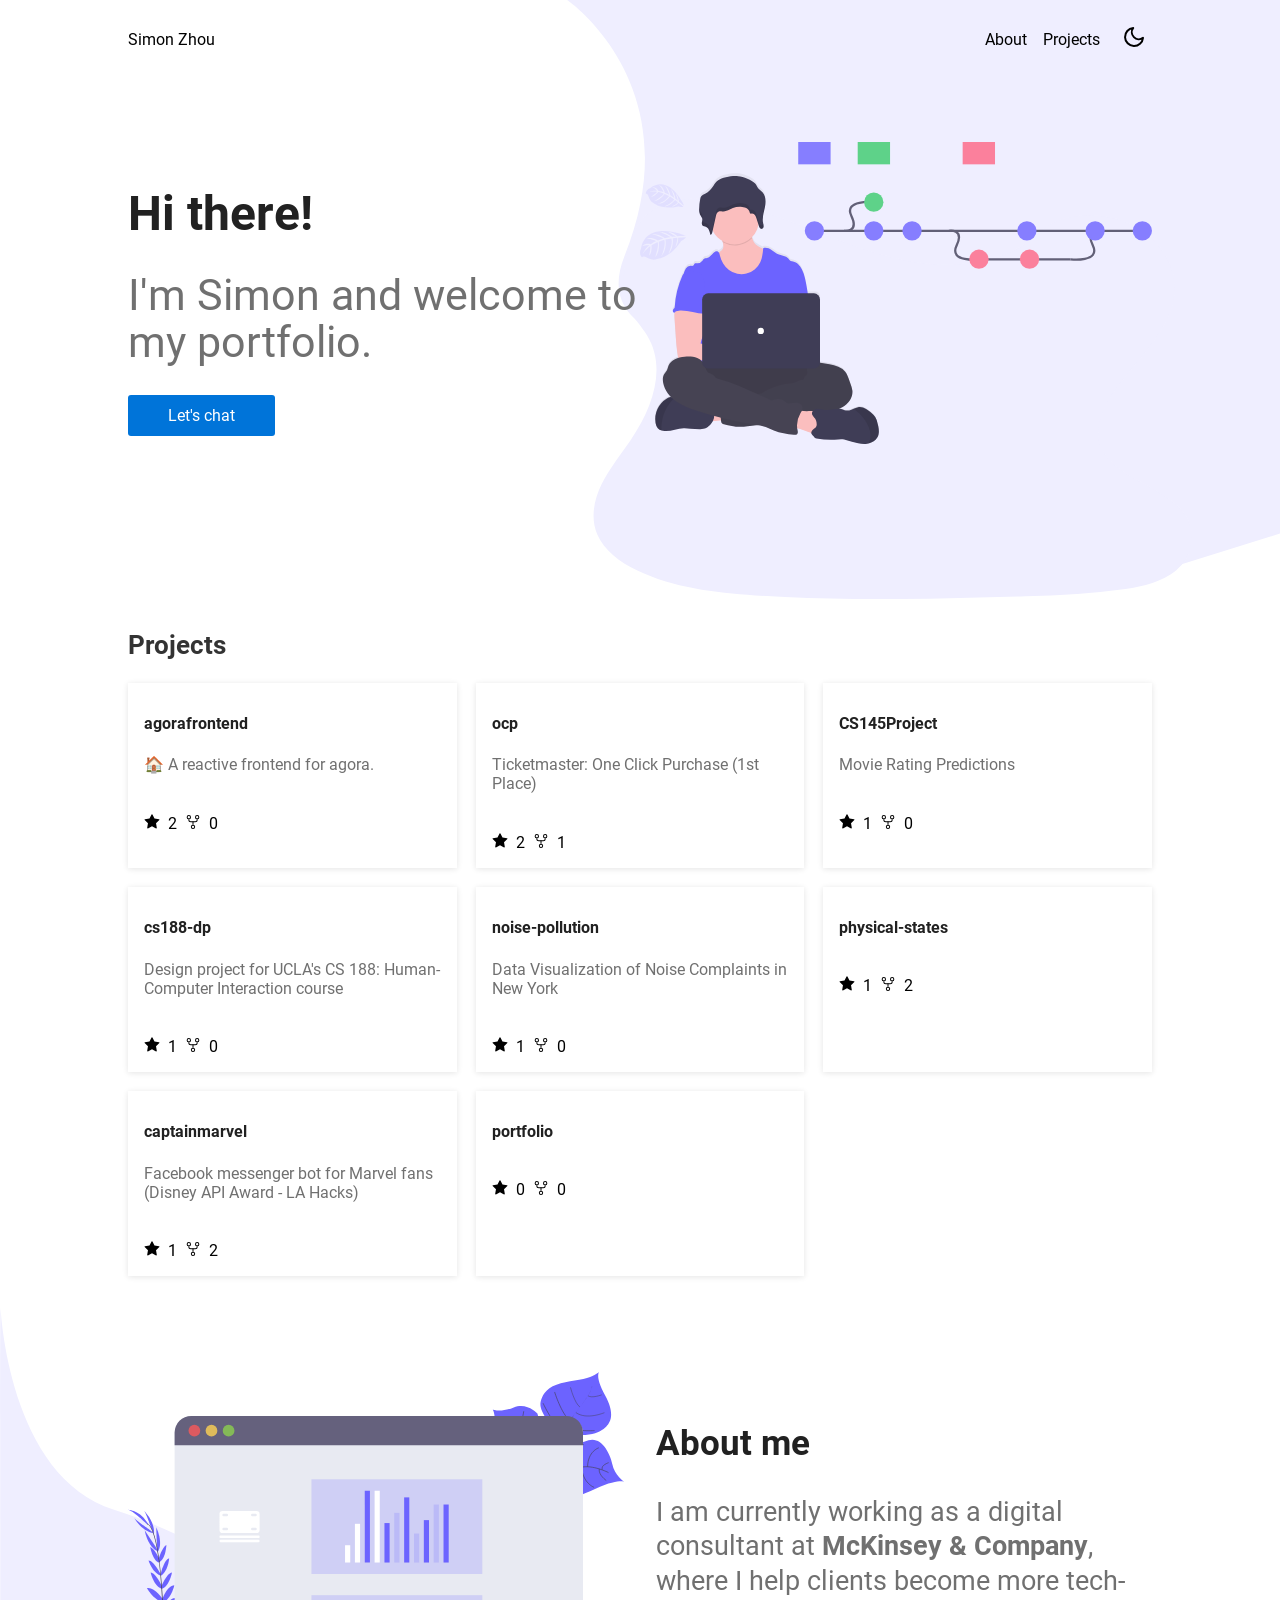
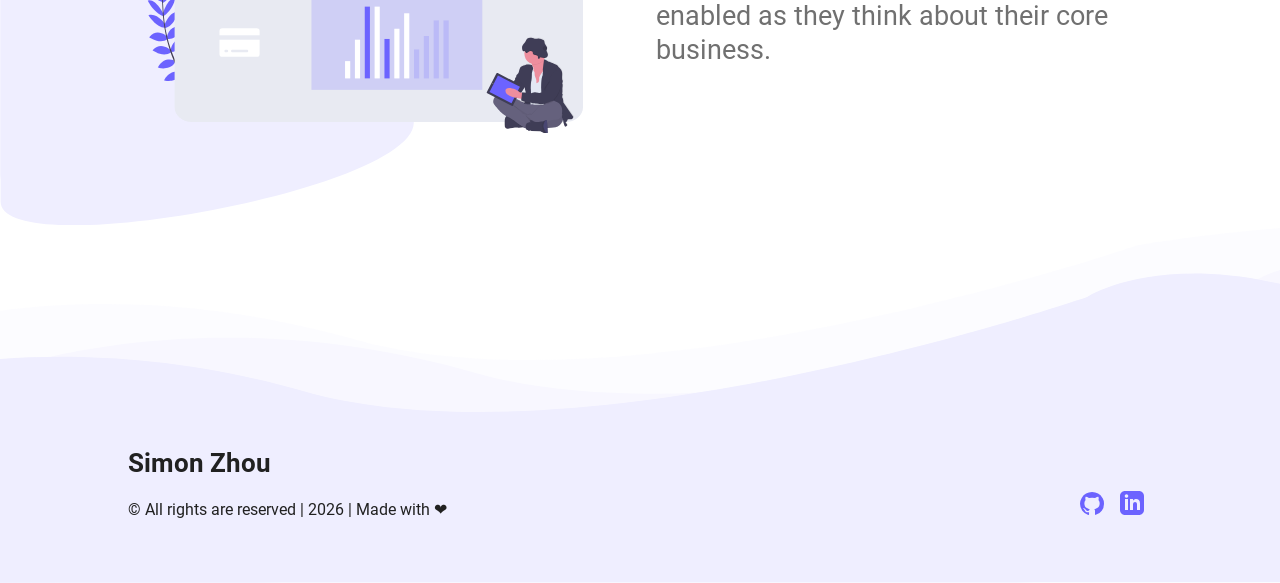
<file: index.html>
<!DOCTYPE html><html lang="en" dir="ltr"><head><meta charSet="utf-8"/><meta http-equiv="x-ua-compatible" content="ie=edge"/><meta name="viewport" content="width=device-width, initial-scale=1, shrink-to-fit=no"/><style data-href="/styles.dcca126f52f4e240eeee.css">@font-face{font-family:Roboto;font-style:normal;font-display:fallback;font-weight:400;src:url(/static/roboto-v18-latin-regular-68889c246da2739681c1065d15a1ab0b.eot);src:local("Roboto"),local("Roboto-Regular"),url(/static/roboto-v18-latin-regular-68889c246da2739681c1065d15a1ab0b.eot?#iefix) format("embedded-opentype"),url(/static/roboto-v18-latin-regular-5d4aeb4e5f5ef754e307d7ffaef688bd.woff2) format("woff2"),url(/static/roboto-v18-latin-regular-bafb105baeb22d965c70fe52ba6b49d9.woff) format("woff"),url(/static/roboto-v18-latin-regular-372d0cc3288fe8e97df49742baefce90.ttf) format("truetype"),url(/static/roboto-v18-latin-regular-8681f434273fd6a267b1a16a035c5f79.svg#Roboto) format("svg")}@font-face{font-family:Roboto;font-style:normal;font-display:fallback;font-weight:700;src:url(/static/roboto-v18-latin-700-376e0950b361fbd3b09508031f498de5.eot);src:local("Roboto Bold"),local("Roboto-Bold"),url(/static/roboto-v18-latin-700-376e0950b361fbd3b09508031f498de5.eot?#iefix) format("embedded-opentype"),url(/static/roboto-v18-latin-700-037d830416495def72b7881024c14b7b.woff2) format("woff2"),url(/static/roboto-v18-latin-700-cf6613d1adf490972c557a8e318e0868.woff) format("woff"),url(/static/roboto-v18-latin-700-cae5027f600d2a0d88ac309655618e31.ttf) format("truetype"),url(/static/roboto-v18-latin-700-57888be7f3e68a7050452ea3157cf4de.svg#Roboto) format("svg")}</style><meta name="generator" content="Gatsby 2.20.22"/><title data-react-helmet="true">Simon Zhou</title><meta data-react-helmet="true" name="description" content="I am Simon."/><meta data-react-helmet="true" name="image" content="/static/thumbnail-16a70559ab07712f83d3ce412dfbb5a6.png"/><meta data-react-helmet="true" property="og:url" content="undefined/?ref=smakosh.com"/><meta data-react-helmet="true" property="og:type" content="website"/><meta data-react-helmet="true" property="og:title" content="Simon Zhou"/><meta data-react-helmet="true" property="og:description" content="I am Simon."/><meta data-react-helmet="true" property="og:image" content="/static/thumbnail-16a70559ab07712f83d3ce412dfbb5a6.png"/><meta data-react-helmet="true" property="fb:app_id" content=""/><meta data-react-helmet="true" name="twitter:card" content="summary"/><meta data-react-helmet="true" name="twitter:creator"/><meta data-react-helmet="true" name="twitter:site" content=""/><meta data-react-helmet="true" name="twitter:title" content="Simon Zhou"/><meta data-react-helmet="true" name="twitter:description" content="I am Simon."/><meta data-react-helmet="true" name="twitter:image:src" content="/static/thumbnail-16a70559ab07712f83d3ce412dfbb5a6.png"/><script data-react-helmet="true" type="application/ld+json">{ 
		"@context": "http://schema.org",
		"@type": "Organization",
		"legalName": "Simon Zhou",
		"url": "undefined",
		"logo": "https://portfolio.smakosh.com/favicon/favicon-512.png",
		"foundingDate": "2020",
		"founders": [{
			"@type": "Person",
			"name": "Simon Zhou"
		}],
		"contactPoint": [{
			"@type": "ContactPoint",
			"email": "email",
			"telephone": "phone number",
			"contactType": "customer service"
		}],
		"address": {
			"@type": "PostalAddress",
			"addressLocality": "City",
			"addressRegion": "Region",
			"addressCountry": "Country",
			"postalCode": "ZipCode"
		},
		"sameAs": [
			"https://www.linkedin.com/in/zhousimon",
			"https://github.com/simonzhow"
		]
  	}</script><style data-styled="jmBPCm eWfWjF ccuZJa cKiLhL FInOj lmupzb AboHM kuurPa cLIqtP iElqBB cAnsKK jwvRPx gSnplI dLrbvl dYlCnJ hmWDsk jiDdR kNVCPE cvogNR eebNDk ujAjp fdhnxf bNGAgl mYYeZ jhyiXu loGQiq izXtpb doFbIk bXVoSl hOYWmH" data-styled-version="4.4.1">
/* sc-component-id: styles__Wrapper-uoro1q-0 */
.cLIqtP{background:none;border:none;cursor:pointer;-webkit-transition:0.3s all;transition:0.3s all;} .cLIqtP:focus{outline:none;-webkit-transition:0.3s all;transition:0.3s all;} @media (max-width:960px){.cLIqtP{text-align:left;}} .cLIqtP img{margin-bottom:unset;}
/* sc-component-id: styles__Wrapper-j3490k-0 */
.AboHM{-webkit-align-items:center;-webkit-box-align:center;-ms-flex-align:center;align-items:center;display:-webkit-box;display:-webkit-flex;display:-ms-flexbox;display:flex;} .AboHM a{color:#000;-webkit-text-decoration:none;text-decoration:none;} @media (max-width:960px){.AboHM a{color:#000;}} @media (max-width:960px){.AboHM{display:none;}} .AboHM a{margin-right:1rem;} .AboHM a:last-child{margin-right:unset;}.kuurPa{padding:3rem;display:-webkit-box;display:-webkit-flex;display:-ms-flexbox;display:flex;-webkit-flex-direction:column;-ms-flex-direction:column;flex-direction:column;} .kuurPa a{color:#000;-webkit-text-decoration:none;text-decoration:none;} @media (max-width:960px){.kuurPa a{color:#000;}} .kuurPa a{margin-bottom:1rem;} .kuurPa a:last-child{margin-bottom:unset;}
/* sc-component-id: styles__Wrapper-sc-1vtxm3h-0 */
.cKiLhL{padding:1.5rem 0;display:-webkit-box;display:-webkit-flex;display:-ms-flexbox;display:flex;-webkit-align-items:center;-webkit-box-align:center;-ms-flex-align:center;align-items:center;-webkit-box-pack:justify;-webkit-justify-content:space-between;-ms-flex-pack:justify;justify-content:space-between;}
/* sc-component-id: styles__Brand-sc-1vtxm3h-1 */
.lmupzb{color:#000;} @media (max-width:960px){.lmupzb{mix-blend-mode:unset;}}
/* sc-component-id: styles__Wrapper-sc-172wich-0 */
.iElqBB{z-index:5;top:1.6rem;right:1.8rem;display:none;cursor:pointer;-webkit-transition:left 500ms cubic-bezier(0.6,0.05,0.28,0.91);transition:left 500ms cubic-bezier(0.6,0.05,0.28,0.91);position:absolute;} @media (max-width:960px){.iElqBB{display:block;}}
/* sc-component-id: styles__Bar-sc-172wich-1 */
.cAnsKK{width:1.6rem;height:.15rem;margin-bottom:.3rem;background-color:#212121;-webkit-transition:-webkit-transform 500ms cubic-bezier(0.6,0.05,0.28,0.91),opacity 500ms,box-shadow 250ms,background-color 500ms;-webkit-transition:transform 500ms cubic-bezier(0.6,0.05,0.28,0.91),opacity 500ms,box-shadow 250ms,background-color 500ms;transition:transform 500ms cubic-bezier(0.6,0.05,0.28,0.91),opacity 500ms,box-shadow 250ms,background-color 500ms;} @media (max-width:600px){.cAnsKK{width:1.6rem;}}
/* sc-component-id: styles__Wrapper-sc-1rzfhdi-0 */
.jwvRPx{position:fixed;z-index:4;overflow:auto;top:0px;right:-275px;width:0;opacity:0;height:100%;background-color:#fff;-webkit-transition:all 350ms cubic-bezier(0.6,0.05,0.28,0.91);transition:all 350ms cubic-bezier(0.6,0.05,0.28,0.91);}
/* sc-component-id: styles__Wrapper-sc-1gzl4j1-0 */
.eWfWjF{background:transparent;width:100%;}
/* sc-component-id: styles__Overlay-sc-1gzl4j1-1 */
.ccuZJa{position:fixed;background:rgba(0,0,0,0.7);width:100%;height:100%;display:none;-webkit-transition:0.4s;transition:0.4s;}
/* sc-component-id: styles__Wrapper-sc-1qtafnq-0 */
.izXtpb{padding:28rem 0 4rem 0;background-image:url([data-uri]);background-size:cover;background-position:top;background-repeat:no-repeat;} @media (max-width:1960px){.izXtpb{padding:14rem 0 4rem;}}
/* sc-component-id: styles__Flex-sc-1qtafnq-1 */
.doFbIk{display:-webkit-box;display:-webkit-flex;display:-ms-flexbox;display:flex;-webkit-align-items:flex-end;-webkit-box-align:flex-end;-ms-flex-align:flex-end;align-items:flex-end;-webkit-box-pack:justify;-webkit-justify-content:space-between;-ms-flex-pack:justify;justify-content:space-between;} @media (max-width:680px){.doFbIk{-webkit-flex-direction:column;-ms-flex-direction:column;flex-direction:column;text-align:center;-webkit-align-items:center;-webkit-box-align:center;-ms-flex-align:center;align-items:center;}}
/* sc-component-id: styles__Links-sc-1qtafnq-2 */
.hOYWmH{display:-webkit-box;display:-webkit-flex;display:-ms-flexbox;display:flex;-webkit-align-items:center;-webkit-box-align:center;-ms-flex-align:center;align-items:center;} .hOYWmH a{margin:0 0.5rem;} .hOYWmH a img{margin:0;}
/* sc-component-id: styles__Details-sc-1qtafnq-3 */
.bXVoSl h2,.bXVoSl a,.bXVoSl span{color:#212121;} @media (max-width:680px){.bXVoSl{margin-bottom:2rem;}}
/* sc-component-id: sc-global-1164224044 */
html{font-family:'Roboto',Helvetica,sans-serif;-ms-text-size-adjust:100%;-webkit-text-size-adjust:100%;} html article,html aside,html details,html figcaption,html figure,html footer,html header,html main,html menu,html nav,html section,html summary{display:block;} html audio,html canvas,html progress,html video{display:inline-block;} html audio:not([controls]){display:none;height:0;} html progress{vertical-align:baseline;} html [hidden],html template{display:none;} html a{background-color:transparent;-webkit-text-decoration-skip:objects;} html a:active,html a:hover{outline-width:0;} html abbr[title]{border-bottom:none;-webkit-text-decoration:underline;text-decoration:underline;-webkit-text-decoration:underline dotted;text-decoration:underline dotted;} html b,html strong{font-weight:inherit;font-weight:bolder;} html dfn{font-style:italic;} html h1{font-size:2em;margin:0.67em 0;} html mark{background-color:#ff0;color:#000;} html small{font-size:80%;} html sub,html sup{font-size:75%;line-height:0;position:relative;vertical-align:baseline;} html sub{bottom:-0.25em;} html sup{top:-0.5em;} html img{border-style:none;} html svg:not(:root){overflow:hidden;} html code,html kbd,html pre,html samp{font-family:monospace,monospace;font-size:1em;} html figure{margin:1em 40px;} html hr{box-sizing:content-box;height:0;overflow:visible;} html button,html input,html optgroup,html select,html textarea{font:inherit;margin:0;} html optgroup{font-weight:700;} html button,html input{overflow:visible;} html button,html select{text-transform:none;} html [type='reset'],html [type='submit'],html button,html html [type='button']{-webkit-appearance:button;} html [type='button']::-moz-focus-inner,html [type='reset']::-moz-focus-inner,html [type='submit']::-moz-focus-inner,html button::-moz-focus-inner{border-style:none;padding:0;} html [type='button']:-moz-focusring,html [type='reset']:-moz-focusring,html [type='submit']:-moz-focusring,html button:-moz-focusring{outline:1px dotted ButtonText;} html fieldset{border:1px solid silver;margin:0 2px;padding:0.35em 0.625em 0.75em;} html legend{box-sizing:border-box;color:inherit;display:table;max-width:100%;padding:0;white-space:normal;} html textarea{overflow:auto;} html [type='checkbox'],html [type='radio']{box-sizing:border-box;padding:0;} html [type='number']::-webkit-inner-spin-button,html [type='number']::-webkit-outer-spin-button{height:auto;} html [type='search']{-webkit-appearance:textfield;outline-offset:-2px;} html [type='search']::-webkit-search-cancel-button,html [type='search']::-webkit-search-decoration{-webkit-appearance:none;} html::-webkit-input-placeholder{color:inherit;opacity:0.54;} html::-webkit-file-upload-button{-webkit-appearance:button;font:inherit;} html html{font:112.5%/1.45em georgia,serif;box-sizing:border-box;overflow-y:scroll;} html *{box-sizing:inherit;} html *:before{box-sizing:inherit;} html *:after{box-sizing:inherit;} html img{max-width:100%;margin-left:0;margin-right:0;margin-top:0;padding-bottom:0;padding-left:0;padding-right:0;padding-top:0;margin-bottom:1.45rem;} html h1{margin-left:0;margin-right:0;margin-top:0;padding-bottom:0;padding-left:0;padding-right:0;padding-top:0;margin-bottom:1.45rem;color:inherit;font-weight:bold;text-rendering:optimizeLegibility;font-size:2.25rem;line-height:1.1;} html h2{margin-left:0;margin-right:0;margin-top:0;padding-bottom:0;padding-left:0;padding-right:0;padding-top:0;margin-bottom:1.45rem;color:inherit;font-weight:bold;text-rendering:optimizeLegibility;font-size:1.62671rem;line-height:1.1;} html h3{margin-left:0;margin-right:0;margin-top:0;padding-bottom:0;padding-left:0;padding-right:0;padding-top:0;margin-bottom:1.45rem;color:inherit;font-weight:bold;text-rendering:optimizeLegibility;font-size:1.38316rem;line-height:1.1;} html h4{margin-left:0;margin-right:0;margin-top:0;padding-bottom:0;padding-left:0;padding-right:0;padding-top:0;margin-bottom:1.45rem;color:inherit;font-weight:bold;text-rendering:optimizeLegibility;font-size:1rem;line-height:1.1;} html h5{margin-left:0;margin-right:0;margin-top:0;padding-bottom:0;padding-left:0;padding-right:0;padding-top:0;margin-bottom:1.45rem;color:inherit;font-weight:bold;text-rendering:optimizeLegibility;font-size:0.85028rem;line-height:1.1;} html h6{margin-left:0;margin-right:0;margin-top:0;padding-bottom:0;padding-left:0;padding-right:0;padding-top:0;margin-bottom:1.45rem;color:inherit;font-weight:bold;text-rendering:optimizeLegibility;font-size:0.78405rem;line-height:1.1;} html hgroup{margin-left:0;margin-right:0;margin-top:0;padding-bottom:0;padding-left:0;padding-right:0;padding-top:0;margin-bottom:1.45rem;} html ul{margin-left:1.45rem;margin-right:0;margin-top:0;padding-bottom:0;padding-left:0;padding-right:0;padding-top:0;margin-bottom:1.45rem;list-style-position:outside;list-style-image:none;} html ol{margin-left:1.45rem;margin-right:0;margin-top:0;padding-bottom:0;padding-left:0;padding-right:0;padding-top:0;margin-bottom:1.45rem;list-style-position:outside;list-style-image:none;} html dl{margin-left:0;margin-right:0;margin-top:0;padding-bottom:0;padding-left:0;padding-right:0;padding-top:0;margin-bottom:1.45rem;} html dd{margin-left:0;margin-right:0;margin-top:0;padding-bottom:0;padding-left:0;padding-right:0;padding-top:0;margin-bottom:1.45rem;} html p{margin-left:0;margin-right:0;margin-top:0;padding-bottom:0;padding-left:0;padding-right:0;padding-top:0;margin-bottom:1.45rem;} html figure{margin-left:0;margin-right:0;margin-top:0;padding-bottom:0;padding-left:0;padding-right:0;padding-top:0;margin-bottom:1.45rem;} html pre{margin-left:0;margin-right:0;margin-top:0;padding-bottom:0;padding-left:0;padding-right:0;padding-top:0;margin-bottom:1.45rem;font-size:0.85rem;line-height:1.42;background:hsla(0,0%,0%,0.04);border-radius:3px;overflow:auto;word-wrap:normal;padding:1.45rem;} html table{margin-left:0;margin-right:0;margin-top:0;padding-bottom:0;padding-left:0;padding-right:0;padding-top:0;margin-bottom:1.45rem;font-size:1rem;line-height:1.45rem;border-collapse:collapse;width:100%;} html fieldset{margin-left:0;margin-right:0;margin-top:0;padding-bottom:0;padding-left:0;padding-right:0;padding-top:0;margin-bottom:1.45rem;} html blockquote{margin-left:1.45rem;margin-right:1.45rem;margin-top:0;padding-bottom:0;padding-left:0;padding-right:0;padding-top:0;margin-bottom:1.45rem;} html form{margin-left:0;margin-right:0;margin-top:0;padding-bottom:0;padding-left:0;padding-right:0;padding-top:0;margin-bottom:1.45rem;} html noscript{margin-left:0;margin-right:0;margin-top:0;padding-bottom:0;padding-left:0;padding-right:0;padding-top:0;margin-bottom:1.45rem;} html iframe{margin-left:0;margin-right:0;margin-top:0;padding-bottom:0;padding-left:0;padding-right:0;padding-top:0;margin-bottom:1.45rem;} html hr{margin-left:0;margin-right:0;margin-top:0;padding-bottom:0;padding-left:0;padding-right:0;padding-top:0;margin-bottom:calc(1.45rem - 1px);background:hsla(0,0%,0%,0.2);border:none;height:1px;} html address{margin-left:0;margin-right:0;margin-top:0;padding-bottom:0;padding-left:0;padding-right:0;padding-top:0;margin-bottom:1.45rem;} html b{font-weight:bold;} html strong{font-weight:bold;} html dt{font-weight:bold;} html th{font-weight:bold;} html li{margin-bottom:calc(1.45rem / 2);} html ol li{padding-left:0;} html ul li{padding-left:0;} html li > ol{margin-left:1.45rem;margin-bottom:calc(1.45rem / 2);margin-top:calc(1.45rem / 2);} html li > ul{margin-left:1.45rem;margin-bottom:calc(1.45rem / 2);margin-top:calc(1.45rem / 2);} html blockquote *:last-child{margin-bottom:0;} html li *:last-child{margin-bottom:0;} html p *:last-child{margin-bottom:0;} html li > p{margin-bottom:calc(1.45rem / 2);} html code{font-size:0.85rem;line-height:1.45rem;} html kbd{font-size:0.85rem;line-height:1.45rem;} html samp{font-size:0.85rem;line-height:1.45rem;} html abbr{border-bottom:1px dotted hsla(0,0%,0%,0.5);cursor:help;} html acronym{border-bottom:1px dotted hsla(0,0%,0%,0.5);cursor:help;} html abbr[title]{border-bottom:1px dotted hsla(0,0%,0%,0.5);cursor:help;-webkit-text-decoration:none;text-decoration:none;} html thead{text-align:left;} html td,html th{text-align:left;border-bottom:1px solid hsla(0,0%,0%,0.12);font-feature-settings:'tnum';-moz-font-feature-settings:'tnum';-ms-font-feature-settings:'tnum';-webkit-font-feature-settings:'tnum';padding-left:0.96667rem;padding-right:0.96667rem;padding-top:0.725rem;padding-bottom:calc(0.725rem - 1px);} html th:first-child,html td:first-child{padding-left:0;} html th:last-child,html td:last-child{padding-right:0;} html tt,html code{background-color:hsla(0,0%,0%,0.04);border-radius:3px;font-family:'SFMono-Regular',Consolas,'Roboto Mono','Droid Sans Mono', 'Liberation Mono',Menlo,Courier,monospace;padding:0;padding-top:0.2em;padding-bottom:0.2em;} html pre code{background:none;line-height:1.42;} html code:before,html code:after,html tt:before,html tt:after{-webkit-letter-spacing:-0.2em;-moz-letter-spacing:-0.2em;-ms-letter-spacing:-0.2em;letter-spacing:-0.2em;content:' ';} html pre code:before,html pre code:after,html pre tt:before,html pre tt:after{content:'';} @media only screen and (max-width:480px){html html{font-size:100%;}} html body{margin:0;padding:0;font-family:'Roboto',Helvetica,sans-serif;color:hsla(0,0%,0%,0.8);background-color:#fff;-webkit-transition:.3s all;transition:.3s all;font-weight:normal;word-wrap:break-word;font-kerning:normal;-moz-font-feature-settings:'kern','liga','clig','calt';-ms-font-feature-settings:'kern','liga','clig','calt';-webkit-font-feature-settings:'kern','liga','clig','calt';font-feature-settings:'kern','liga','clig','calt';} html a{-webkit-text-decoration:none;text-decoration:none;} html input:focus,html select:focus,html textarea:focus,html button:focus{outline:none;}
/* sc-component-id: Container-sc-1vlfcxf-0 */
.FInOj{max-width:1280px;margin:0 auto;width:90%;} @media (min-width:601px){.FInOj{width:90%;}} @media (min-width:993px){.FInOj{width:80%;}}
/* sc-component-id: Button-sc-118d632-0 */
.dYlCnJ{cursor:pointer;border-radius:3px;padding:0.7rem 2.5rem;border:none;-webkit-appearance:none;-webkit-touch-callout:none;-webkit-user-select:none;-khtml-user-select:none;-moz-user-select:none;-ms-user-select:none;-webkit-user-select:none;-moz-user-select:none;-ms-user-select:none;user-select:none;color:#fff;background:#0074d9;} .dYlCnJ:focus{outline:none;} .dYlCnJ:disabled{background:gray;}
/* sc-component-id: Card-sc-1636h5c-0 */
.eebNDk{padding:1rem;background:#fff;height:100%;}
/* sc-component-id: styles__Wrapper-sc-1rq5al0-0 */
.jmBPCm{padding-bottom:4rem;background-image:url([data-uri]);background-size:contain;background-position:right top;background-repeat:no-repeat;}
/* sc-component-id: styles__IntroWrapper-sc-1rq5al0-1 */
.gSnplI{padding:4rem 0;display:-webkit-box;display:-webkit-flex;display:-ms-flexbox;display:flex;-webkit-align-items:center;-webkit-box-align:center;-ms-flex-align:center;align-items:center;-webkit-box-pack:justify;-webkit-justify-content:space-between;-ms-flex-pack:justify;justify-content:space-between;} @media (max-width:960px){.gSnplI{-webkit-flex-direction:column;-ms-flex-direction:column;flex-direction:column;}}
/* sc-component-id: styles__Details-sc-1rq5al0-2 */
.dLrbvl{-webkit-flex:1;-ms-flex:1;flex:1;} @media (max-width:960px){.dLrbvl{width:100%;margin-bottom:2rem;}} .dLrbvl h1{margin-bottom:2rem;font-size:36pt;color:#212121;} @media (max-width:960px){.dLrbvl h1{mix-blend-mode:unset;}} @media (max-width:680px){.dLrbvl h1{font-size:30pt;}} .dLrbvl h4{margin-bottom:2.5rem;font-size:32pt;font-weight:normal;color:#707070;} @media (max-width:960px){.dLrbvl h4{mix-blend-mode:unset;}} @media (max-width:680px){.dLrbvl h4{font-size:26pt;}}
/* sc-component-id: styles__Thumbnail-sc-1rq5al0-3 */
.hmWDsk{-webkit-flex:1;-ms-flex:1;flex:1;} @media (max-width:960px){.hmWDsk{width:100%;}} .hmWDsk img{width:100%;}
/* sc-component-id: styles__Wrapper-puvh2p-0 */
.bNGAgl{background-image:url([data-uri]);background-size:contain;background-position:left top;background-repeat:no-repeat;}
/* sc-component-id: styles__SkillsWrapper-puvh2p-1 */
.mYYeZ{padding:4rem 0;display:-webkit-box;display:-webkit-flex;display:-ms-flexbox;display:flex;-webkit-align-items:center;-webkit-box-align:center;-ms-flex-align:center;align-items:center;-webkit-box-pack:justify;-webkit-justify-content:space-between;-ms-flex-pack:justify;justify-content:space-between;} @media (max-width:960px){.mYYeZ{-webkit-flex-direction:column;-ms-flex-direction:column;flex-direction:column;}}
/* sc-component-id: styles__Details-puvh2p-2 */
.loGQiq{-webkit-flex:1;-ms-flex:1;flex:1;padding-left:2rem;} @media (max-width:960px){.loGQiq{padding-left:unset;width:100%;}} .loGQiq h1{margin-bottom:2rem;font-size:26pt;color:#212121;} @media (max-width:960px){.loGQiq h1{mix-blend-mode:unset;}} .loGQiq p{margin-bottom:2.5rem;font-size:20pt;font-weight:normal;line-height:1.3;color:#707070;} @media (max-width:960px){.loGQiq p{mix-blend-mode:unset;}}
/* sc-component-id: styles__Thumbnail-puvh2p-3 */
.jhyiXu{-webkit-flex:1;-ms-flex:1;flex:1;} @media (max-width:960px){.jhyiXu{width:100%;margin-bottom:2rem;}} .jhyiXu img{width:100%;}
/* sc-component-id: styles__Wrapper-lc1qs2-0 */
.jiDdR{padding:2rem 0;}
/* sc-component-id: styles__Grid-lc1qs2-1 */
.kNVCPE{display:grid;-webkit-align-items:center;-webkit-box-align:center;-ms-flex-align:center;align-items:center;grid-template-columns:repeat(3,1fr);grid-template-rows:8fr;gap:1.2rem 1.2rem;} @media (max-width:960px){.kNVCPE{grid-template-columns:repeat(2,1fr);}} @media (max-width:680px){.kNVCPE{grid-template-columns:1fr;}}
/* sc-component-id: styles__Item-lc1qs2-2 */
.cvogNR{width:100%;height:100%;overflow:hidden;box-shadow:0 1px 6px 0 rgba(0,0,0,0.11);} .cvogNR h4{color:#212121;} .cvogNR p{color:#707070;}
/* sc-component-id: styles__Content-lc1qs2-3 */
.ujAjp{padding:1rem 0;}
/* sc-component-id: styles__Stats-lc1qs2-4 */
.fdhnxf{display:-webkit-box;display:-webkit-flex;display:-ms-flexbox;display:flex;-webkit-align-items:center;-webkit-box-align:center;-ms-flex-align:center;align-items:center;} .fdhnxf div{display:-webkit-box;display:-webkit-flex;display:-ms-flexbox;display:flex;} .fdhnxf div:first-child{margin-right:0.5rem;} .fdhnxf div img{margin:0;} .fdhnxf div svg path{fill:#000;} .fdhnxf div span{color:#000;margin-left:0.5rem;}</style><link rel="preconnect dns-prefetch" href="https://www.google-analytics.com"/><script>
  
  
  if(true) {
    (function(i,s,o,g,r,a,m){i['GoogleAnalyticsObject']=r;i[r]=i[r]||function(){
    (i[r].q=i[r].q||[]).push(arguments)},i[r].l=1*new Date();a=s.createElement(o),
    m=s.getElementsByTagName(o)[0];a.async=1;a.src=g;m.parentNode.insertBefore(a,m)
    })(window,document,'script','https://www.google-analytics.com/analytics.js','ga');
  }
  if (typeof ga === "function") {
    ga('create', 'UA-88875900-4', 'auto', {});
      
      
      
      
      
      }</script><link rel="shortcut icon" href="/icons-b9f7b61e18c4d8136d8c96f61341d02b/favicon.ico"/><link rel="icon" type="image/png" sizes="16x16" href="/icons-b9f7b61e18c4d8136d8c96f61341d02b/favicon-16x16.png"/><link rel="icon" type="image/png" sizes="32x32" href="/icons-b9f7b61e18c4d8136d8c96f61341d02b/favicon-32x32.png"/><link rel="icon" type="image/png" sizes="48x48" href="/icons-b9f7b61e18c4d8136d8c96f61341d02b/favicon-48x48.png"/><link rel="manifest" href="/icons-b9f7b61e18c4d8136d8c96f61341d02b/manifest.json"/><meta name="mobile-web-app-capable" content="yes"/><meta name="theme-color" content="#fff"/><meta name="application-name" content="portfolio"/><link rel="apple-touch-icon" sizes="57x57" href="/icons-b9f7b61e18c4d8136d8c96f61341d02b/apple-touch-icon-57x57.png"/><link rel="apple-touch-icon" sizes="60x60" href="/icons-b9f7b61e18c4d8136d8c96f61341d02b/apple-touch-icon-60x60.png"/><link rel="apple-touch-icon" sizes="72x72" href="/icons-b9f7b61e18c4d8136d8c96f61341d02b/apple-touch-icon-72x72.png"/><link rel="apple-touch-icon" sizes="76x76" href="/icons-b9f7b61e18c4d8136d8c96f61341d02b/apple-touch-icon-76x76.png"/><link rel="apple-touch-icon" sizes="114x114" href="/icons-b9f7b61e18c4d8136d8c96f61341d02b/apple-touch-icon-114x114.png"/><link rel="apple-touch-icon" sizes="120x120" href="/icons-b9f7b61e18c4d8136d8c96f61341d02b/apple-touch-icon-120x120.png"/><link rel="apple-touch-icon" sizes="144x144" href="/icons-b9f7b61e18c4d8136d8c96f61341d02b/apple-touch-icon-144x144.png"/><link rel="apple-touch-icon" sizes="152x152" href="/icons-b9f7b61e18c4d8136d8c96f61341d02b/apple-touch-icon-152x152.png"/><link rel="apple-touch-icon" sizes="167x167" href="/icons-b9f7b61e18c4d8136d8c96f61341d02b/apple-touch-icon-167x167.png"/><link rel="apple-touch-icon" sizes="180x180" href="/icons-b9f7b61e18c4d8136d8c96f61341d02b/apple-touch-icon-180x180.png"/><link rel="apple-touch-icon" sizes="1024x1024" href="/icons-b9f7b61e18c4d8136d8c96f61341d02b/apple-touch-icon-1024x1024.png"/><meta name="apple-mobile-web-app-capable" content="yes"/><meta name="apple-mobile-web-app-status-bar-style" content="black-translucent"/><meta name="apple-mobile-web-app-title" content="portfolio"/><link rel="apple-touch-startup-image" media="(device-width: 320px) and (device-height: 568px) and (-webkit-device-pixel-ratio: 2) and (orientation: portrait)" href="/icons-b9f7b61e18c4d8136d8c96f61341d02b/apple-touch-startup-image-640x1136.png"/><link rel="apple-touch-startup-image" media="(device-width: 375px) and (device-height: 667px) and (-webkit-device-pixel-ratio: 2) and (orientation: portrait)" href="/icons-b9f7b61e18c4d8136d8c96f61341d02b/apple-touch-startup-image-750x1334.png"/><link rel="apple-touch-startup-image" media="(device-width: 414px) and (device-height: 896px) and (-webkit-device-pixel-ratio: 2) and (orientation: portrait)" href="/icons-b9f7b61e18c4d8136d8c96f61341d02b/apple-touch-startup-image-828x1792.png"/><link rel="apple-touch-startup-image" media="(device-width: 375px) and (device-height: 812px) and (-webkit-device-pixel-ratio: 3) and (orientation: portrait)" href="/icons-b9f7b61e18c4d8136d8c96f61341d02b/apple-touch-startup-image-1125x2436.png"/><link rel="apple-touch-startup-image" media="(device-width: 414px) and (device-height: 736px) and (-webkit-device-pixel-ratio: 3) and (orientation: portrait)" href="/icons-b9f7b61e18c4d8136d8c96f61341d02b/apple-touch-startup-image-1242x2208.png"/><link rel="apple-touch-startup-image" media="(device-width: 414px) and (device-height: 896px) and (-webkit-device-pixel-ratio: 3) and (orientation: portrait)" href="/icons-b9f7b61e18c4d8136d8c96f61341d02b/apple-touch-startup-image-1242x2688.png"/><link rel="apple-touch-startup-image" media="(device-width: 768px) and (device-height: 1024px) and (-webkit-device-pixel-ratio: 2) and (orientation: portrait)" href="/icons-b9f7b61e18c4d8136d8c96f61341d02b/apple-touch-startup-image-1536x2048.png"/><link rel="apple-touch-startup-image" media="(device-width: 834px) and (device-height: 1112px) and (-webkit-device-pixel-ratio: 2) and (orientation: portrait)" href="/icons-b9f7b61e18c4d8136d8c96f61341d02b/apple-touch-startup-image-1668x2224.png"/><link rel="apple-touch-startup-image" media="(device-width: 834px) and (device-height: 1194px) and (-webkit-device-pixel-ratio: 2) and (orientation: portrait)" href="/icons-b9f7b61e18c4d8136d8c96f61341d02b/apple-touch-startup-image-1668x2388.png"/><link rel="apple-touch-startup-image" media="(device-width: 1024px) and (device-height: 1366px) and (-webkit-device-pixel-ratio: 2) and (orientation: portrait)" href="/icons-b9f7b61e18c4d8136d8c96f61341d02b/apple-touch-startup-image-2048x2732.png"/><link rel="apple-touch-startup-image" media="(device-width: 810px) and (device-height: 1080px) and (-webkit-device-pixel-ratio: 2) and (orientation: portrait)" href="/icons-b9f7b61e18c4d8136d8c96f61341d02b/apple-touch-startup-image-1620x2160.png"/><link rel="apple-touch-startup-image" media="(device-width: 320px) and (device-height: 568px) and (-webkit-device-pixel-ratio: 2) and (orientation: landscape)" href="/icons-b9f7b61e18c4d8136d8c96f61341d02b/apple-touch-startup-image-1136x640.png"/><link rel="apple-touch-startup-image" media="(device-width: 375px) and (device-height: 667px) and (-webkit-device-pixel-ratio: 2) and (orientation: landscape)" href="/icons-b9f7b61e18c4d8136d8c96f61341d02b/apple-touch-startup-image-1334x750.png"/><link rel="apple-touch-startup-image" media="(device-width: 414px) and (device-height: 896px) and (-webkit-device-pixel-ratio: 2) and (orientation: landscape)" href="/icons-b9f7b61e18c4d8136d8c96f61341d02b/apple-touch-startup-image-1792x828.png"/><link rel="apple-touch-startup-image" media="(device-width: 375px) and (device-height: 812px) and (-webkit-device-pixel-ratio: 3) and (orientation: landscape)" href="/icons-b9f7b61e18c4d8136d8c96f61341d02b/apple-touch-startup-image-2436x1125.png"/><link rel="apple-touch-startup-image" media="(device-width: 414px) and (device-height: 736px) and (-webkit-device-pixel-ratio: 3) and (orientation: landscape)" href="/icons-b9f7b61e18c4d8136d8c96f61341d02b/apple-touch-startup-image-2208x1242.png"/><link rel="apple-touch-startup-image" media="(device-width: 414px) and (device-height: 896px) and (-webkit-device-pixel-ratio: 3) and (orientation: landscape)" href="/icons-b9f7b61e18c4d8136d8c96f61341d02b/apple-touch-startup-image-2688x1242.png"/><link rel="apple-touch-startup-image" media="(device-width: 768px) and (device-height: 1024px) and (-webkit-device-pixel-ratio: 2) and (orientation: landscape)" href="/icons-b9f7b61e18c4d8136d8c96f61341d02b/apple-touch-startup-image-2048x1536.png"/><link rel="apple-touch-startup-image" media="(device-width: 834px) and (device-height: 1112px) and (-webkit-device-pixel-ratio: 2) and (orientation: landscape)" href="/icons-b9f7b61e18c4d8136d8c96f61341d02b/apple-touch-startup-image-2224x1668.png"/><link rel="apple-touch-startup-image" media="(device-width: 834px) and (device-height: 1194px) and (-webkit-device-pixel-ratio: 2) and (orientation: landscape)" href="/icons-b9f7b61e18c4d8136d8c96f61341d02b/apple-touch-startup-image-2388x1668.png"/><link rel="apple-touch-startup-image" media="(device-width: 1024px) and (device-height: 1366px) and (-webkit-device-pixel-ratio: 2) and (orientation: landscape)" href="/icons-b9f7b61e18c4d8136d8c96f61341d02b/apple-touch-startup-image-2732x2048.png"/><link rel="apple-touch-startup-image" media="(device-width: 810px) and (device-height: 1080px) and (-webkit-device-pixel-ratio: 2) and (orientation: landscape)" href="/icons-b9f7b61e18c4d8136d8c96f61341d02b/apple-touch-startup-image-2160x1620.png"/><link rel="icon" href="/icons/icon-48x48.png?v=b45c4ec2ff7685efeb9c3b4d2e7df72b"/><link rel="manifest" href="/manifest.webmanifest"/><meta name="theme-color" content="#6b63ff"/><link rel="apple-touch-icon" sizes="48x48" href="/icons/icon-48x48.png?v=b45c4ec2ff7685efeb9c3b4d2e7df72b"/><link rel="apple-touch-icon" sizes="72x72" href="/icons/icon-72x72.png?v=b45c4ec2ff7685efeb9c3b4d2e7df72b"/><link rel="apple-touch-icon" sizes="96x96" href="/icons/icon-96x96.png?v=b45c4ec2ff7685efeb9c3b4d2e7df72b"/><link rel="apple-touch-icon" sizes="144x144" href="/icons/icon-144x144.png?v=b45c4ec2ff7685efeb9c3b4d2e7df72b"/><link rel="apple-touch-icon" sizes="192x192" href="/icons/icon-192x192.png?v=b45c4ec2ff7685efeb9c3b4d2e7df72b"/><link rel="apple-touch-icon" sizes="256x256" href="/icons/icon-256x256.png?v=b45c4ec2ff7685efeb9c3b4d2e7df72b"/><link rel="apple-touch-icon" sizes="384x384" href="/icons/icon-384x384.png?v=b45c4ec2ff7685efeb9c3b4d2e7df72b"/><link rel="apple-touch-icon" sizes="512x512" href="/icons/icon-512x512.png?v=b45c4ec2ff7685efeb9c3b4d2e7df72b"/><link as="script" rel="preload" href="/webpack-runtime-328b5e507882a84a564f.js"/><link as="script" rel="preload" href="/framework-37b45856124a722f0eb5.js"/><link as="script" rel="preload" href="/app-36abf3d9c693e3f6bf47.js"/><link as="script" rel="preload" href="/styles-b729c27faa6284e9ff45.js"/><link as="script" rel="preload" href="/e50e9c162871c1d91fba5ce567a5656e16dc6783-ed2a822ff718fb492530.js"/><link as="script" rel="preload" href="/component---src-pages-index-js-73e57d8b378d4c9d1d75.js"/><link as="fetch" rel="preload" href="/page-data/index/page-data.json" crossorigin="anonymous"/><link as="fetch" rel="preload" href="/page-data/app-data.json" crossorigin="anonymous"/></head><body><div id="___gatsby"><div style="outline:none" tabindex="-1" id="gatsby-focus-wrapper"><div class="styles__Wrapper-sc-1rq5al0-0 jmBPCm"><div class="styles__Wrapper-sc-1gzl4j1-0 eWfWjF"><div class="styles__Overlay-sc-1gzl4j1-1 ccuZJa"></div><div class="Container-sc-1vlfcxf-0 FInOj styles__Wrapper-sc-1vtxm3h-0 cKiLhL"><a aria-current="page" theme="light" class="styles__Brand-sc-1vtxm3h-1 lmupzb" href="/">Simon Zhou</a><div class="styles__Wrapper-j3490k-0 AboHM"><a href="#about">About</a><a href="#projects">Projects</a><button type="button" class="styles__Wrapper-uoro1q-0 cLIqtP"><img src="[data-uri]" alt="light"/></button></div></div><div class="styles__Wrapper-sc-172wich-0 iElqBB"><div class="styles__Bar-sc-172wich-1 cAnsKK"></div><div class="styles__Bar-sc-172wich-1 cAnsKK"></div><div class="styles__Bar-sc-172wich-1 cAnsKK"></div></div><div class="styles__Wrapper-sc-1rzfhdi-0 jwvRPx"><div class="styles__Wrapper-j3490k-0 kuurPa"><a href="#about">About</a><a href="#projects">Projects</a><button type="button" class="styles__Wrapper-uoro1q-0 cLIqtP"><img src="[data-uri]" alt="light"/></button></div></div></div><div class="Container-sc-1vlfcxf-0 FInOj styles__IntroWrapper-sc-1rq5al0-1 gSnplI"><div class="styles__Details-sc-1rq5al0-2 dLrbvl"><h1>Hi there!</h1><h4>I&#x27;m Simon and welcome to my portfolio.</h4><a href="mailto:simonjzhou@gmail.com" class="Button-sc-118d632-0 dYlCnJ">Let&#x27;s chat</a></div><div class="styles__Thumbnail-sc-1rq5al0-3 hmWDsk"><img src="/static/dev-9e2d15d22a96d1a4524d7bebc52b4889.svg" alt="Me pretending to look busy"/></div></div></div><div id="projects" class="Container-sc-1vlfcxf-0 FInOj styles__Wrapper-lc1qs2-0 jiDdR"><h2>Projects</h2><div class="styles__Grid-lc1qs2-1 kNVCPE"><a href="https://github.com/UCLA-Creative-Labs/agorafrontend" target="_blank" rel="noopener noreferrer" class="styles__Item-lc1qs2-2 cvogNR"><div class="Card-sc-1636h5c-0 eebNDk"><div class="styles__Content-lc1qs2-3 ujAjp"><h4>agorafrontend</h4><p>🏠 A reactive frontend for agora.</p></div><div class="styles__Stats-lc1qs2-4 fdhnxf"><div><svg xmlns="http://www.w3.org/2000/svg" viewBox="0 0 24 24" width="16" height="16"><path fill="#000" fill-rule="evenodd" d="M12.672.668a.75.75 0 00-1.345 0L8.27 6.865l-6.838.994a.75.75 0 00-.416 1.279l4.948 4.823-1.168 6.811a.75.75 0 001.088.791L12 18.347l6.117 3.216a.75.75 0 001.088-.79l-1.168-6.812 4.948-4.823a.75.75 0 00-.416-1.28l-6.838-.993L12.672.668z"></path></svg><span>2</span></div><div><svg xmlns="http://www.w3.org/2000/svg" viewBox="0 0 24 24" width="16" height="16"><path fill="#000" fill-rule="evenodd" d="M12 21a1.75 1.75 0 110-3.5 1.75 1.75 0 010 3.5zm-3.25-1.75a3.25 3.25 0 106.5 0 3.25 3.25 0 00-6.5 0zm-3-12.75a1.75 1.75 0 110-3.5 1.75 1.75 0 010 3.5zM2.5 4.75a3.25 3.25 0 106.5 0 3.25 3.25 0 00-6.5 0zM18.25 6.5a1.75 1.75 0 110-3.5 1.75 1.75 0 010 3.5zM15 4.75a3.25 3.25 0 106.5 0 3.25 3.25 0 00-6.5 0z"></path><path fill="#000" fill-rule="evenodd" d="M6.5 7.75v1A2.25 2.25 0 008.75 11h6.5a2.25 2.25 0 002.25-2.25v-1H19v1a3.75 3.75 0 01-3.75 3.75h-6.5A3.75 3.75 0 015 8.75v-1h1.5z"></path><path fill="#000" fill-rule="evenodd" d="M11.25 16.25v-5h1.5v5h-1.5z"></path></svg><span>0</span></div></div></div></a><a href="https://github.com/simonzhow/ocp" target="_blank" rel="noopener noreferrer" class="styles__Item-lc1qs2-2 cvogNR"><div class="Card-sc-1636h5c-0 eebNDk"><div class="styles__Content-lc1qs2-3 ujAjp"><h4>ocp</h4><p>Ticketmaster: One Click Purchase (1st Place)</p></div><div class="styles__Stats-lc1qs2-4 fdhnxf"><div><svg xmlns="http://www.w3.org/2000/svg" viewBox="0 0 24 24" width="16" height="16"><path fill="#000" fill-rule="evenodd" d="M12.672.668a.75.75 0 00-1.345 0L8.27 6.865l-6.838.994a.75.75 0 00-.416 1.279l4.948 4.823-1.168 6.811a.75.75 0 001.088.791L12 18.347l6.117 3.216a.75.75 0 001.088-.79l-1.168-6.812 4.948-4.823a.75.75 0 00-.416-1.28l-6.838-.993L12.672.668z"></path></svg><span>2</span></div><div><svg xmlns="http://www.w3.org/2000/svg" viewBox="0 0 24 24" width="16" height="16"><path fill="#000" fill-rule="evenodd" d="M12 21a1.75 1.75 0 110-3.5 1.75 1.75 0 010 3.5zm-3.25-1.75a3.25 3.25 0 106.5 0 3.25 3.25 0 00-6.5 0zm-3-12.75a1.75 1.75 0 110-3.5 1.75 1.75 0 010 3.5zM2.5 4.75a3.25 3.25 0 106.5 0 3.25 3.25 0 00-6.5 0zM18.25 6.5a1.75 1.75 0 110-3.5 1.75 1.75 0 010 3.5zM15 4.75a3.25 3.25 0 106.5 0 3.25 3.25 0 00-6.5 0z"></path><path fill="#000" fill-rule="evenodd" d="M6.5 7.75v1A2.25 2.25 0 008.75 11h6.5a2.25 2.25 0 002.25-2.25v-1H19v1a3.75 3.75 0 01-3.75 3.75h-6.5A3.75 3.75 0 015 8.75v-1h1.5z"></path><path fill="#000" fill-rule="evenodd" d="M11.25 16.25v-5h1.5v5h-1.5z"></path></svg><span>1</span></div></div></div></a><a href="https://github.com/Mihirmathur/CS145Project" target="_blank" rel="noopener noreferrer" class="styles__Item-lc1qs2-2 cvogNR"><div class="Card-sc-1636h5c-0 eebNDk"><div class="styles__Content-lc1qs2-3 ujAjp"><h4>CS145Project</h4><p>Movie Rating Predictions</p></div><div class="styles__Stats-lc1qs2-4 fdhnxf"><div><svg xmlns="http://www.w3.org/2000/svg" viewBox="0 0 24 24" width="16" height="16"><path fill="#000" fill-rule="evenodd" d="M12.672.668a.75.75 0 00-1.345 0L8.27 6.865l-6.838.994a.75.75 0 00-.416 1.279l4.948 4.823-1.168 6.811a.75.75 0 001.088.791L12 18.347l6.117 3.216a.75.75 0 001.088-.79l-1.168-6.812 4.948-4.823a.75.75 0 00-.416-1.28l-6.838-.993L12.672.668z"></path></svg><span>1</span></div><div><svg xmlns="http://www.w3.org/2000/svg" viewBox="0 0 24 24" width="16" height="16"><path fill="#000" fill-rule="evenodd" d="M12 21a1.75 1.75 0 110-3.5 1.75 1.75 0 010 3.5zm-3.25-1.75a3.25 3.25 0 106.5 0 3.25 3.25 0 00-6.5 0zm-3-12.75a1.75 1.75 0 110-3.5 1.75 1.75 0 010 3.5zM2.5 4.75a3.25 3.25 0 106.5 0 3.25 3.25 0 00-6.5 0zM18.25 6.5a1.75 1.75 0 110-3.5 1.75 1.75 0 010 3.5zM15 4.75a3.25 3.25 0 106.5 0 3.25 3.25 0 00-6.5 0z"></path><path fill="#000" fill-rule="evenodd" d="M6.5 7.75v1A2.25 2.25 0 008.75 11h6.5a2.25 2.25 0 002.25-2.25v-1H19v1a3.75 3.75 0 01-3.75 3.75h-6.5A3.75 3.75 0 015 8.75v-1h1.5z"></path><path fill="#000" fill-rule="evenodd" d="M11.25 16.25v-5h1.5v5h-1.5z"></path></svg><span>0</span></div></div></div></a><a href="https://github.com/bibekg/cs188-dp" target="_blank" rel="noopener noreferrer" class="styles__Item-lc1qs2-2 cvogNR"><div class="Card-sc-1636h5c-0 eebNDk"><div class="styles__Content-lc1qs2-3 ujAjp"><h4>cs188-dp</h4><p>Design project for UCLA&#x27;s CS 188: Human-Computer Interaction course</p></div><div class="styles__Stats-lc1qs2-4 fdhnxf"><div><svg xmlns="http://www.w3.org/2000/svg" viewBox="0 0 24 24" width="16" height="16"><path fill="#000" fill-rule="evenodd" d="M12.672.668a.75.75 0 00-1.345 0L8.27 6.865l-6.838.994a.75.75 0 00-.416 1.279l4.948 4.823-1.168 6.811a.75.75 0 001.088.791L12 18.347l6.117 3.216a.75.75 0 001.088-.79l-1.168-6.812 4.948-4.823a.75.75 0 00-.416-1.28l-6.838-.993L12.672.668z"></path></svg><span>1</span></div><div><svg xmlns="http://www.w3.org/2000/svg" viewBox="0 0 24 24" width="16" height="16"><path fill="#000" fill-rule="evenodd" d="M12 21a1.75 1.75 0 110-3.5 1.75 1.75 0 010 3.5zm-3.25-1.75a3.25 3.25 0 106.5 0 3.25 3.25 0 00-6.5 0zm-3-12.75a1.75 1.75 0 110-3.5 1.75 1.75 0 010 3.5zM2.5 4.75a3.25 3.25 0 106.5 0 3.25 3.25 0 00-6.5 0zM18.25 6.5a1.75 1.75 0 110-3.5 1.75 1.75 0 010 3.5zM15 4.75a3.25 3.25 0 106.5 0 3.25 3.25 0 00-6.5 0z"></path><path fill="#000" fill-rule="evenodd" d="M6.5 7.75v1A2.25 2.25 0 008.75 11h6.5a2.25 2.25 0 002.25-2.25v-1H19v1a3.75 3.75 0 01-3.75 3.75h-6.5A3.75 3.75 0 015 8.75v-1h1.5z"></path><path fill="#000" fill-rule="evenodd" d="M11.25 16.25v-5h1.5v5h-1.5z"></path></svg><span>0</span></div></div></div></a><a href="https://github.com/simonzhow/noise-pollution" target="_blank" rel="noopener noreferrer" class="styles__Item-lc1qs2-2 cvogNR"><div class="Card-sc-1636h5c-0 eebNDk"><div class="styles__Content-lc1qs2-3 ujAjp"><h4>noise-pollution</h4><p>Data Visualization of Noise Complaints in New York</p></div><div class="styles__Stats-lc1qs2-4 fdhnxf"><div><svg xmlns="http://www.w3.org/2000/svg" viewBox="0 0 24 24" width="16" height="16"><path fill="#000" fill-rule="evenodd" d="M12.672.668a.75.75 0 00-1.345 0L8.27 6.865l-6.838.994a.75.75 0 00-.416 1.279l4.948 4.823-1.168 6.811a.75.75 0 001.088.791L12 18.347l6.117 3.216a.75.75 0 001.088-.79l-1.168-6.812 4.948-4.823a.75.75 0 00-.416-1.28l-6.838-.993L12.672.668z"></path></svg><span>1</span></div><div><svg xmlns="http://www.w3.org/2000/svg" viewBox="0 0 24 24" width="16" height="16"><path fill="#000" fill-rule="evenodd" d="M12 21a1.75 1.75 0 110-3.5 1.75 1.75 0 010 3.5zm-3.25-1.75a3.25 3.25 0 106.5 0 3.25 3.25 0 00-6.5 0zm-3-12.75a1.75 1.75 0 110-3.5 1.75 1.75 0 010 3.5zM2.5 4.75a3.25 3.25 0 106.5 0 3.25 3.25 0 00-6.5 0zM18.25 6.5a1.75 1.75 0 110-3.5 1.75 1.75 0 010 3.5zM15 4.75a3.25 3.25 0 106.5 0 3.25 3.25 0 00-6.5 0z"></path><path fill="#000" fill-rule="evenodd" d="M6.5 7.75v1A2.25 2.25 0 008.75 11h6.5a2.25 2.25 0 002.25-2.25v-1H19v1a3.75 3.75 0 01-3.75 3.75h-6.5A3.75 3.75 0 015 8.75v-1h1.5z"></path><path fill="#000" fill-rule="evenodd" d="M11.25 16.25v-5h1.5v5h-1.5z"></path></svg><span>0</span></div></div></div></a><a href="https://github.com/ninaling/physical-states" target="_blank" rel="noopener noreferrer" class="styles__Item-lc1qs2-2 cvogNR"><div class="Card-sc-1636h5c-0 eebNDk"><div class="styles__Content-lc1qs2-3 ujAjp"><h4>physical-states</h4><p></p></div><div class="styles__Stats-lc1qs2-4 fdhnxf"><div><svg xmlns="http://www.w3.org/2000/svg" viewBox="0 0 24 24" width="16" height="16"><path fill="#000" fill-rule="evenodd" d="M12.672.668a.75.75 0 00-1.345 0L8.27 6.865l-6.838.994a.75.75 0 00-.416 1.279l4.948 4.823-1.168 6.811a.75.75 0 001.088.791L12 18.347l6.117 3.216a.75.75 0 001.088-.79l-1.168-6.812 4.948-4.823a.75.75 0 00-.416-1.28l-6.838-.993L12.672.668z"></path></svg><span>1</span></div><div><svg xmlns="http://www.w3.org/2000/svg" viewBox="0 0 24 24" width="16" height="16"><path fill="#000" fill-rule="evenodd" d="M12 21a1.75 1.75 0 110-3.5 1.75 1.75 0 010 3.5zm-3.25-1.75a3.25 3.25 0 106.5 0 3.25 3.25 0 00-6.5 0zm-3-12.75a1.75 1.75 0 110-3.5 1.75 1.75 0 010 3.5zM2.5 4.75a3.25 3.25 0 106.5 0 3.25 3.25 0 00-6.5 0zM18.25 6.5a1.75 1.75 0 110-3.5 1.75 1.75 0 010 3.5zM15 4.75a3.25 3.25 0 106.5 0 3.25 3.25 0 00-6.5 0z"></path><path fill="#000" fill-rule="evenodd" d="M6.5 7.75v1A2.25 2.25 0 008.75 11h6.5a2.25 2.25 0 002.25-2.25v-1H19v1a3.75 3.75 0 01-3.75 3.75h-6.5A3.75 3.75 0 015 8.75v-1h1.5z"></path><path fill="#000" fill-rule="evenodd" d="M11.25 16.25v-5h1.5v5h-1.5z"></path></svg><span>2</span></div></div></div></a><a href="https://github.com/simonzhow/captainmarvel" target="_blank" rel="noopener noreferrer" class="styles__Item-lc1qs2-2 cvogNR"><div class="Card-sc-1636h5c-0 eebNDk"><div class="styles__Content-lc1qs2-3 ujAjp"><h4>captainmarvel</h4><p>Facebook messenger bot for Marvel fans (Disney API Award - LA Hacks)</p></div><div class="styles__Stats-lc1qs2-4 fdhnxf"><div><svg xmlns="http://www.w3.org/2000/svg" viewBox="0 0 24 24" width="16" height="16"><path fill="#000" fill-rule="evenodd" d="M12.672.668a.75.75 0 00-1.345 0L8.27 6.865l-6.838.994a.75.75 0 00-.416 1.279l4.948 4.823-1.168 6.811a.75.75 0 001.088.791L12 18.347l6.117 3.216a.75.75 0 001.088-.79l-1.168-6.812 4.948-4.823a.75.75 0 00-.416-1.28l-6.838-.993L12.672.668z"></path></svg><span>1</span></div><div><svg xmlns="http://www.w3.org/2000/svg" viewBox="0 0 24 24" width="16" height="16"><path fill="#000" fill-rule="evenodd" d="M12 21a1.75 1.75 0 110-3.5 1.75 1.75 0 010 3.5zm-3.25-1.75a3.25 3.25 0 106.5 0 3.25 3.25 0 00-6.5 0zm-3-12.75a1.75 1.75 0 110-3.5 1.75 1.75 0 010 3.5zM2.5 4.75a3.25 3.25 0 106.5 0 3.25 3.25 0 00-6.5 0zM18.25 6.5a1.75 1.75 0 110-3.5 1.75 1.75 0 010 3.5zM15 4.75a3.25 3.25 0 106.5 0 3.25 3.25 0 00-6.5 0z"></path><path fill="#000" fill-rule="evenodd" d="M6.5 7.75v1A2.25 2.25 0 008.75 11h6.5a2.25 2.25 0 002.25-2.25v-1H19v1a3.75 3.75 0 01-3.75 3.75h-6.5A3.75 3.75 0 015 8.75v-1h1.5z"></path><path fill="#000" fill-rule="evenodd" d="M11.25 16.25v-5h1.5v5h-1.5z"></path></svg><span>2</span></div></div></div></a><a href="https://github.com/simonzhow/portfolio" target="_blank" rel="noopener noreferrer" class="styles__Item-lc1qs2-2 cvogNR"><div class="Card-sc-1636h5c-0 eebNDk"><div class="styles__Content-lc1qs2-3 ujAjp"><h4>portfolio</h4><p></p></div><div class="styles__Stats-lc1qs2-4 fdhnxf"><div><svg xmlns="http://www.w3.org/2000/svg" viewBox="0 0 24 24" width="16" height="16"><path fill="#000" fill-rule="evenodd" d="M12.672.668a.75.75 0 00-1.345 0L8.27 6.865l-6.838.994a.75.75 0 00-.416 1.279l4.948 4.823-1.168 6.811a.75.75 0 001.088.791L12 18.347l6.117 3.216a.75.75 0 001.088-.79l-1.168-6.812 4.948-4.823a.75.75 0 00-.416-1.28l-6.838-.993L12.672.668z"></path></svg><span>0</span></div><div><svg xmlns="http://www.w3.org/2000/svg" viewBox="0 0 24 24" width="16" height="16"><path fill="#000" fill-rule="evenodd" d="M12 21a1.75 1.75 0 110-3.5 1.75 1.75 0 010 3.5zm-3.25-1.75a3.25 3.25 0 106.5 0 3.25 3.25 0 00-6.5 0zm-3-12.75a1.75 1.75 0 110-3.5 1.75 1.75 0 010 3.5zM2.5 4.75a3.25 3.25 0 106.5 0 3.25 3.25 0 00-6.5 0zM18.25 6.5a1.75 1.75 0 110-3.5 1.75 1.75 0 010 3.5zM15 4.75a3.25 3.25 0 106.5 0 3.25 3.25 0 00-6.5 0z"></path><path fill="#000" fill-rule="evenodd" d="M6.5 7.75v1A2.25 2.25 0 008.75 11h6.5a2.25 2.25 0 002.25-2.25v-1H19v1a3.75 3.75 0 01-3.75 3.75h-6.5A3.75 3.75 0 015 8.75v-1h1.5z"></path><path fill="#000" fill-rule="evenodd" d="M11.25 16.25v-5h1.5v5h-1.5z"></path></svg><span>0</span></div></div></div></a></div></div><div id="about" class="styles__Wrapper-puvh2p-0 bNGAgl"><div class="Container-sc-1vlfcxf-0 FInOj styles__SkillsWrapper-puvh2p-1 mYYeZ"><div class="styles__Thumbnail-puvh2p-3 jhyiXu"><img src="/static/skills-ac8dbafdf432c18a6e4d62a715e84ac3.svg" alt="Another pic of me trying to look busy"/></div><div class="styles__Details-puvh2p-2 loGQiq"><h1>About me</h1><p>I am currently working as a digital consultant at <b>McKinsey &amp; Company</b>, where I help clients become more tech-enabled as they think about their core business.</p></div></div></div><div class="styles__Wrapper-sc-1qtafnq-0 izXtpb"><div class="Container-sc-1vlfcxf-0 FInOj styles__Flex-sc-1qtafnq-1 doFbIk"><div class="styles__Details-sc-1qtafnq-3 bXVoSl"><h2>Simon Zhou</h2><span>© All rights are reserved | <!-- -->2020<!-- --> | Made with<!-- --> <span aria-label="love" role="img">❤︎</span></span></div><div class="styles__Links-sc-1qtafnq-2 hOYWmH"><a href="https://github.com/simonzhow" target="_blank" rel="noopener noreferrer" aria-label="follow me on Github"><img width="24" src="/icons/github.svg" alt="Github"/></a><a href="https://linkedin.com/in/zhousimon" target="_blank" rel="noopener noreferrer" aria-label="follow me on LinkedIn"><img width="24" src="/icons/linkedin.svg" alt="LinkedIn"/></a></div></div></div></div><div id="gatsby-announcer" style="position:absolute;top:0;width:1px;height:1px;padding:0;overflow:hidden;clip:rect(0, 0, 0, 0);white-space:nowrap;border:0" aria-live="assertive" aria-atomic="true"></div></div><script id="gatsby-script-loader">/*<![CDATA[*/window.pagePath="/";/*]]>*/</script><script id="gatsby-chunk-mapping">/*<![CDATA[*/window.___chunkMapping={"app":["/app-36abf3d9c693e3f6bf47.js"],"component---cache-caches-gatsby-plugin-offline-app-shell-js":["/component---cache-caches-gatsby-plugin-offline-app-shell-js-b1462017a2c34a95e2b4.js"],"component---src-pages-404-js":["/component---src-pages-404-js-e48f11c5e2209b53ce73.js"],"component---src-pages-index-js":["/component---src-pages-index-js-73e57d8b378d4c9d1d75.js"]};/*]]>*/</script><script src="/component---src-pages-index-js-73e57d8b378d4c9d1d75.js" async=""></script><script src="/e50e9c162871c1d91fba5ce567a5656e16dc6783-ed2a822ff718fb492530.js" async=""></script><script src="/styles-b729c27faa6284e9ff45.js" async=""></script><script src="/app-36abf3d9c693e3f6bf47.js" async=""></script><script src="/framework-37b45856124a722f0eb5.js" async=""></script><script src="/webpack-runtime-328b5e507882a84a564f.js" async=""></script></body></html>
</file>
